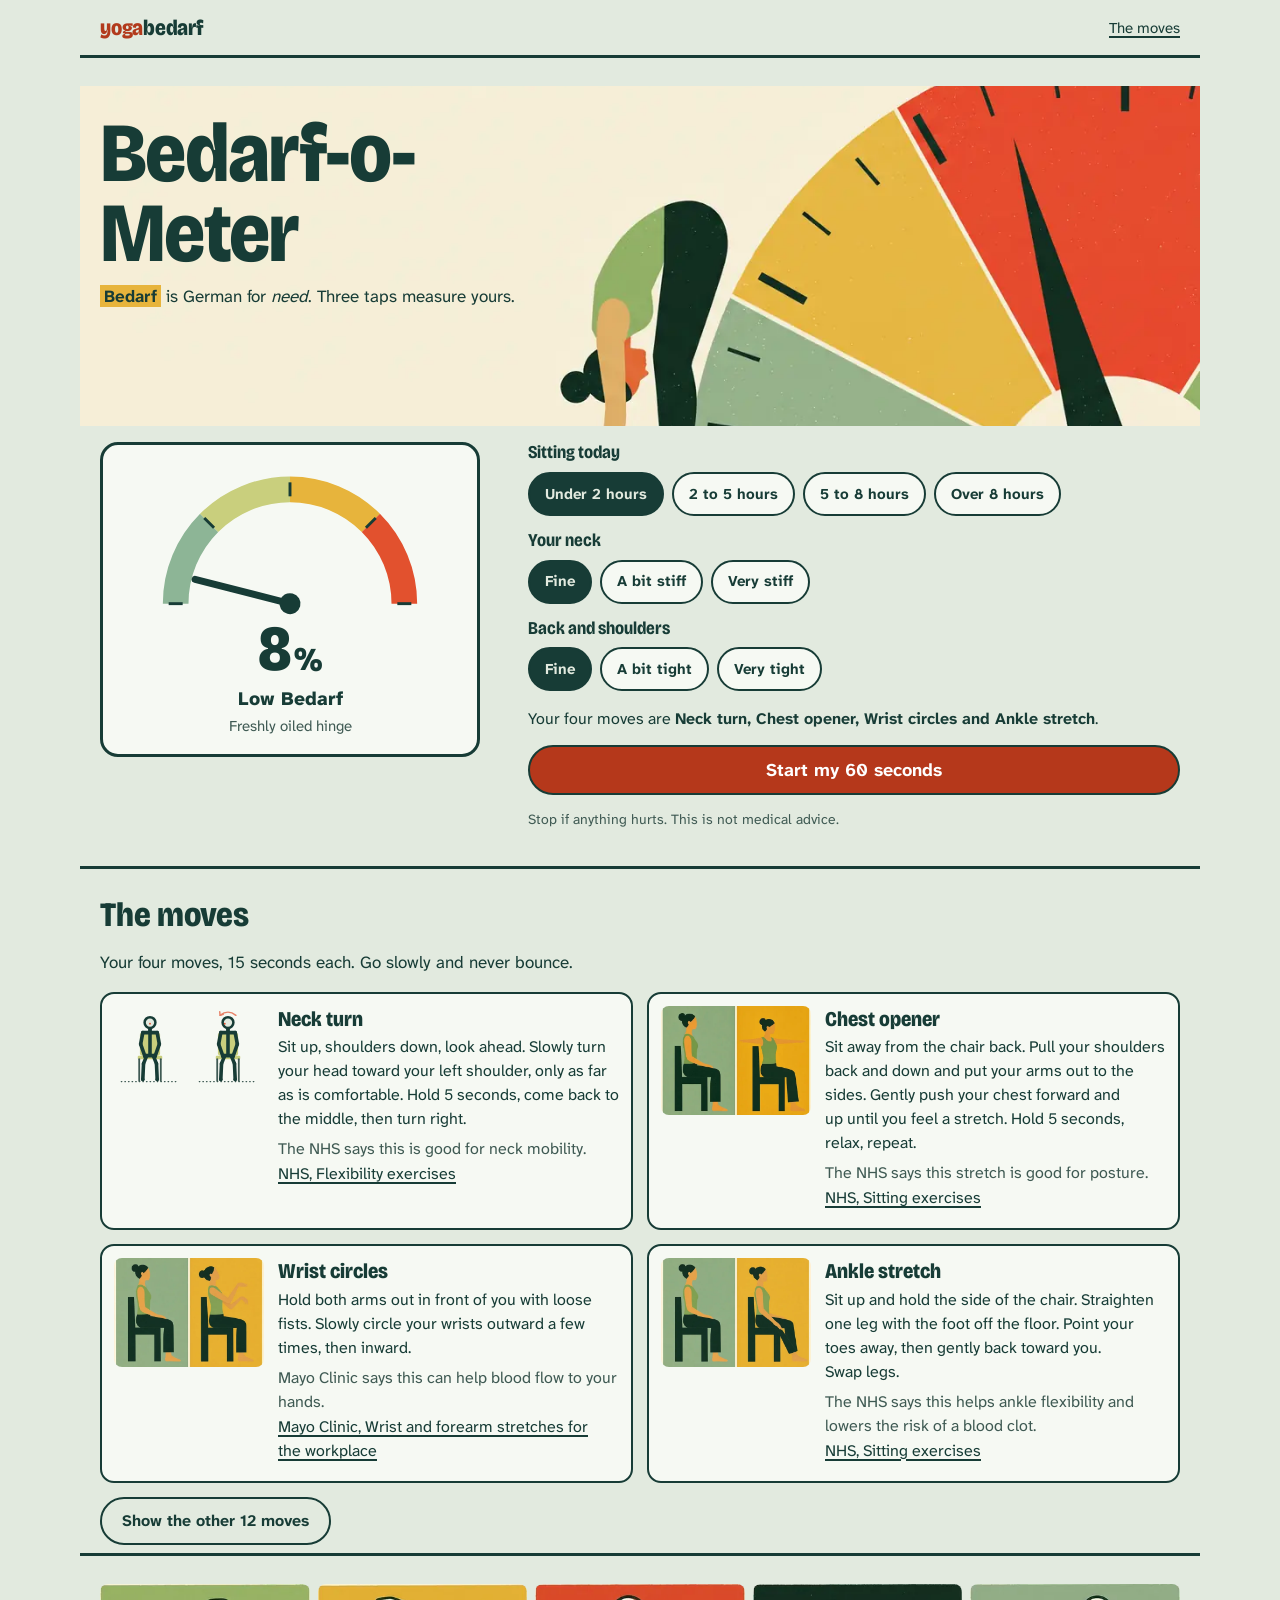
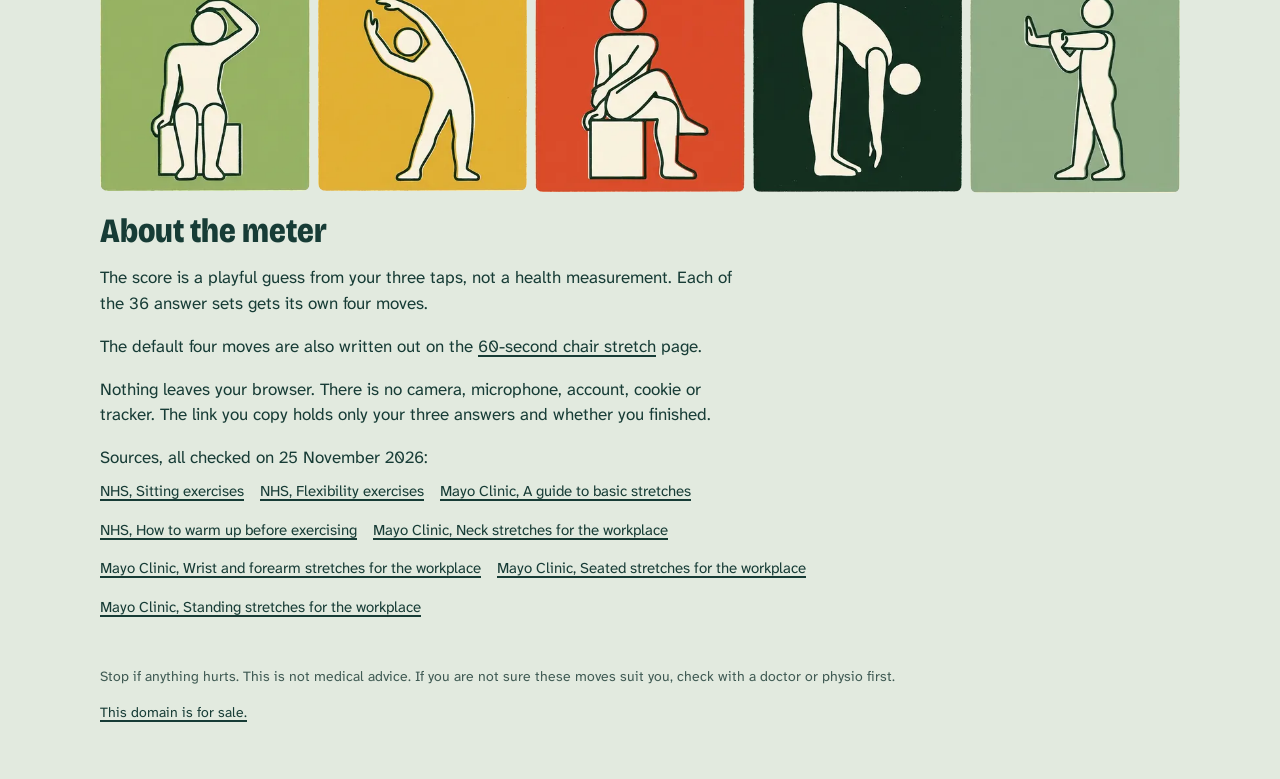
<file: docs/index.html>
<!doctype html>
<html lang="en">
<head>
<meta charset="utf-8">
<meta name="viewport" content="width=device-width, initial-scale=1">
<link rel="canonical" href="https://yogabedarf.com/">
<meta property="og:url" content="https://yogabedarf.com/">
<title>Bedarf-o-Meter: how much stretch do you need?</title>
<meta name="description" content="Three taps measure your Bedarf (German for need), then a gentle 60-second stretch you can do in your chair. Moves from the NHS and Mayo Clinic.">
<meta property="og:title" content="Bedarf-o-Meter">
<meta property="og:description" content="Three taps, one score, one gentle 60-second desk stretch.">
<meta property="og:image" content="https://yogabedarf.com/og.jpg">
<meta property="og:image:width" content="1200">
<meta property="og:image:height" content="630">
<meta property="og:image:alt" content="A big semicircular meter in green, mustard and red with a red needle in the red zone and a stylised person folded forward in front of it.">
<meta property="og:type" content="website">
<link rel="preload" as="image" href="img/hero-phone.webp" imagesrcset="img/hero-phone.webp 876w, img/hero-phone-1314.webp 1314w" imagesizes="100vw" media="(max-width: 899px)">
<link rel="preload" as="image" href="img/hero.webp" imagesrcset="img/hero-800.webp 800w, img/hero.webp 1280w, img/hero-1920.webp 1920w" imagesizes="100vw" media="(min-width: 900px)">
<meta name="theme-color" content="#e2eadf">
<link rel="preload" href="fonts/bricolage.woff2" as="font" type="font/woff2" crossorigin>
<link rel="preload" href="fonts/atkinson.woff2" as="font" type="font/woff2" crossorigin>
<link rel="stylesheet" href="style.css">
<script type="application/ld+json">{"@context":"https://schema.org","@type":"WebApplication","name":"Bedarf-o-Meter","url":"https://yogabedarf.com/","description":"Three taps measure your Bedarf (German for need), then a gentle 60-second stretch you can do in your chair. Moves from the NHS and Mayo Clinic.","applicationCategory":"LifestyleApplication","operatingSystem":"Any","browserRequirements":"Requires JavaScript","isAccessibleForFree":true,"offers":{"@type":"Offer","price":"0","priceCurrency":"USD"}}</script>
<script>document.documentElement.classList.add('js')</script>
<link rel="icon" href="data:image/svg+xml,%3Csvg xmlns='http://www.w3.org/2000/svg' viewBox='0 0 32 32'%3E%3Cpath d='M4 24a12 12 0 0 1 24 0' fill='none' stroke='%23173c36' stroke-width='5'/%3E%3Cline x1='16' y1='24' x2='24' y2='12' stroke='%23e2512e' stroke-width='3'/%3E%3C/svg%3E">
</head>
<body>
<header class="top">
  <a class="brand" href="./"><span>yoga</span>bedarf</a>
  <a class="toplink" href="#moves">The moves</a>
</header>
<main class="app" id="app">
  <div class="intro">
    <picture>
      <source media="(max-width: 899px)" srcset="img/hero-phone.webp 876w, img/hero-phone-1314.webp 1314w" sizes="100vw" width="876" height="730">
      <img class="intro-art" src="img/hero.webp" srcset="img/hero-800.webp 800w, img/hero.webp 1280w, img/hero-1920.webp 1920w" sizes="100vw" width="1280" height="714" alt="A person in a standing forward fold beside a huge meter dial whose needle points into the red zone, in sage, mustard and red on cream." fetchpriority="high" decoding="async">
    </picture>
    <div class="intro-copy">
    <h1>Bedarf-o-Meter</h1>
    <p class="gloss"><b lang="de">Bedarf</b> is German for <i>need</i>. Three taps measure yours.</p>
    <p class="friend" id="friend" hidden></p>
    </div>
  </div>
  <section class="setup" id="setup" aria-label="Your Bedarf">
    <div class="meter" id="meter" style="--v:8">
      <svg class="gauge" viewBox="0 0 240 140" aria-hidden="true"><path class="z1" d="M 22.0 124.0 A 98 98 0 0 1 50.7 54.7"/><path class="z2" d="M 50.7 54.7 A 98 98 0 0 1 120.0 26.0"/><path class="z3" d="M 120.0 26.0 A 98 98 0 0 1 189.3 54.7"/><path class="z4" d="M 189.3 54.7 A 98 98 0 0 1 218.0 124.0"/><g class="ticks"><line x1="16.0" y1="124.0" x2="28.0" y2="124.0"/><line x1="46.5" y1="50.5" x2="54.9" y2="58.9"/><line x1="120.0" y1="20.0" x2="120.0" y2="32.0"/><line x1="193.5" y1="50.5" x2="185.1" y2="58.9"/><line x1="224.0" y1="124.0" x2="212.0" y2="124.0"/></g><g class="needle"><line x1="120" y1="124" x2="120" y2="40"/><circle cx="120" cy="124" r="9"/></g></svg>
      <p class="score"><span id="score">8</span><small>%</small></p>
      <p class="band" id="band">Low Bedarf</p>
      <p class="bandline" id="bandline">Freshly oiled hinge</p>
    </div>
    <form class="qs" id="qs">
      <fieldset class="q" data-q="h"><legend>Sitting today</legend><div class="chips"><label class="chip"><input type="radio" name="h" value="0" checked><span>Under 2 hours</span></label><label class="chip"><input type="radio" name="h" value="1"><span>2 to 5 hours</span></label><label class="chip"><input type="radio" name="h" value="2"><span>5 to 8 hours</span></label><label class="chip"><input type="radio" name="h" value="3"><span>Over 8 hours</span></label></div></fieldset>
      <fieldset class="q" data-q="n"><legend>Your neck</legend><div class="chips"><label class="chip"><input type="radio" name="n" value="0" checked><span>Fine</span></label><label class="chip"><input type="radio" name="n" value="1"><span>A bit stiff</span></label><label class="chip"><input type="radio" name="n" value="2"><span>Very stiff</span></label></div></fieldset>
      <fieldset class="q" data-q="b"><legend>Back and shoulders</legend><div class="chips"><label class="chip"><input type="radio" name="b" value="0" checked><span>Fine</span></label><label class="chip"><input type="radio" name="b" value="1"><span>A bit tight</span></label><label class="chip"><input type="radio" name="b" value="2"><span>Very tight</span></label></div></fieldset>
      <p class="plan">Your four moves are <span id="plan">Neck turn, Chest opener, Wrist circles and Ankle stretch</span>.</p>
      <button class="btn go" id="start" type="submit">Start my 60 seconds</button>
      <p class="safe">Stop if anything hurts. This is not medical advice.</p>
    </form>
  </section>
  <section class="session" id="session" hidden aria-label="Stretch session">
    <div class="stage" id="stage"></div>
    <div class="cueside">
      <p class="count" id="count"></p>
      <h2 class="mname" id="mname" tabindex="-1"></h2>
      <p class="cue" id="cue"></p>
      <p class="why"><span id="why"></span> <a id="msrc" href="#"></a></p>
      <div class="clock"><span class="secs" id="secs">15</span><span class="unit">seconds</span></div>
      <div class="bar" aria-hidden="true"><i id="bar"></i></div>
      <p class="sr-only" id="live" aria-live="polite"></p>
      <div class="ctrls">
        <button class="btn" type="button" id="pause">Pause</button>
        <button class="btn" type="button" id="skip">Next move</button>
        <button class="btn ghost" type="button" id="stop">Stop</button>
        <button class="btn ghost" type="button" id="still" aria-pressed="false">Still pictures</button>
      </div>
      <p class="safe">Stop if anything hurts. This is not medical advice.</p>
    </div>
  </section>
  <section class="done" id="done" hidden aria-label="Done">
    <div class="done-meter" id="done-meter" aria-hidden="true"></div>
    <div class="done-text">
    <h2 tabindex="-1" id="done-h">60 seconds, done.</h2>
    <p class="was">Your Bedarf was <b id="d-score"></b>, which makes you <b id="d-tier"></b>. It is lower now, we hope. The meter cannot check.</p>
    <p class="dplan" id="d-plan"></p>
    <p class="sharepre" id="d-share"></p>
    <div class="ctrls">
      <button class="btn go" type="button" id="save">Save result card</button>
      <button class="btn" type="button" id="copy">Copy link for a coworker</button>
      <button class="btn ghost" type="button" id="again">Measure again</button>
    </div>
    <p class="msg" id="msg" aria-live="polite"></p>
    </div>
  </section>
  <noscript><p class="msg">The meter and timer need JavaScript. All 16 moves are listed below, so you can still do them.</p></noscript>
</main>
<section class="moves" id="moves" aria-labelledby="moves-h">
  <h2 id="moves-h">The moves</h2>
  <p class="mlede">Your four moves, 15 seconds each. Go slowly and never bounce.</p>
  <ol class="mlist" id="picks">
  <li id="m-neck-turn"><div class="pair"><svg class="fig " viewBox="0 0 200 220" aria-hidden="true" xmlns="http://www.w3.org/2000/svg"><g class="chair"><rect x="72" y="74" width="56" height="64" rx="6" fill="#c9cf7d"/><rect x="66" y="138" width="68" height="10" rx="3" fill="#c9cf7d"/><g stroke="#3f5a53" stroke-width="5"><line x1="70" y1="148" x2="70" y2="208"/><line x1="130" y1="148" x2="130" y2="208"/></g></g><line class="floor" x1="20" y1="210" x2="180" y2="210" stroke="#3f5a53" stroke-width="3" stroke-dasharray="2 8"/><g class="body" stroke="#173c36" stroke-width="9" stroke-linecap="round"><line class="" x1="100" y1="66" x2="100" y2="136"/><line class="" x1="80" y1="74" x2="120" y2="74"/><line class="" x1="91" y1="138" x2="109" y2="138"/><line class="" x1="80" y1="74" x2="74" y2="106"/><line class="" x1="74" y1="106" x2="86" y2="140"/><line class="" x1="86" y1="140" x2="86" y2="140"/><line class="" x1="120" y1="74" x2="126" y2="106"/><line class="" x1="126" y1="106" x2="114" y2="140"/><line class="" x1="114" y1="140" x2="114" y2="140"/><line class="" x1="91" y1="138" x2="82" y2="160"/><line class="" x1="82" y1="160" x2="80" y2="204"/><line class="" x1="80" y1="204" x2="80" y2="204"/><line class="" x1="109" y1="138" x2="118" y2="160"/><line class="" x1="118" y1="160" x2="120" y2="204"/><line class="" x1="120" y1="204" x2="120" y2="204"/><line class="neck" x1="100" y1="66" x2="100" y2="46"/></g><circle class="head" cx="100" cy="46" r="15" fill="#f6f9f3" stroke="#173c36" stroke-width="7"/><circle class="nose" cx="100" cy="49" r="2.6" fill="#e2512e"/></svg><svg class="fig " viewBox="0 0 200 220" aria-hidden="true" xmlns="http://www.w3.org/2000/svg"><g class="chair"><rect x="72" y="74" width="56" height="64" rx="6" fill="#c9cf7d"/><rect x="66" y="138" width="68" height="10" rx="3" fill="#c9cf7d"/><g stroke="#3f5a53" stroke-width="5"><line x1="70" y1="148" x2="70" y2="208"/><line x1="130" y1="148" x2="130" y2="208"/></g></g><line class="floor" x1="20" y1="210" x2="180" y2="210" stroke="#3f5a53" stroke-width="3" stroke-dasharray="2 8"/><g class="body" stroke="#173c36" stroke-width="9" stroke-linecap="round"><line class="" x1="100" y1="66" x2="100" y2="136"/><line class="" x1="80" y1="74" x2="120" y2="74"/><line class="" x1="91" y1="138" x2="109" y2="138"/><line class="" x1="80" y1="74" x2="74" y2="106"/><line class="" x1="74" y1="106" x2="86" y2="140"/><line class="" x1="86" y1="140" x2="86" y2="140"/><line class="" x1="120" y1="74" x2="126" y2="106"/><line class="" x1="126" y1="106" x2="114" y2="140"/><line class="" x1="114" y1="140" x2="114" y2="140"/><line class="" x1="91" y1="138" x2="82" y2="160"/><line class="" x1="82" y1="160" x2="80" y2="204"/><line class="" x1="80" y1="204" x2="80" y2="204"/><line class="" x1="109" y1="138" x2="118" y2="160"/><line class="" x1="118" y1="160" x2="120" y2="204"/><line class="" x1="120" y1="204" x2="120" y2="204"/><line class="neck" x1="100" y1="66" x2="100" y2="46"/></g><g class="turn" fill="none" stroke="#e2512e" stroke-width="4" stroke-linecap="round" stroke-linejoin="round" opacity="0.7"><path d="M 122 26 Q 100 8 78 26"/><path d="M 87 23 L 78 26 L 77 16"/></g><circle class="head" cx="100" cy="46" r="15" fill="#f6f9f3" stroke="#173c36" stroke-width="7"/><circle class="nose" cx="91" cy="49" r="2.6" fill="#e2512e"/></svg></div><div><h3>Neck turn</h3><p>Sit up, shoulders down, look ahead. Slowly turn your head toward your left shoulder, only as far as is comfortable. Hold 5 seconds, come back to the middle, then turn right.</p><p class="why">The NHS says this is good for neck mobility. <a href="https://www.nhs.uk/live-well/exercise/flexibility-exercises/">NHS, Flexibility exercises</a></p></div></li>
  <li id="m-chest"><div class="pair art"><img src="img/pose-chest-512.webp" srcset="img/pose-chest-512.webp 512w, img/pose-chest-1024.webp 1024w" sizes="(max-width: 520px) 240px, 150px" width="1024" height="740" alt="A faceless figure sitting upright, then sitting away from the chair back with both arms out to the sides and the chest lifted." loading="lazy" decoding="async"></div><div><h3>Chest opener</h3><p>Sit away from the chair back. Pull your shoulders back and down and put your arms out to the sides. Gently push your chest forward and up until you feel a stretch. Hold 5 seconds, relax, repeat.</p><p class="why">The NHS says this stretch is good for posture. <a href="https://www.nhs.uk/live-well/exercise/sitting-exercises/">NHS, Sitting exercises</a></p></div></li>
  <li id="m-wrist-circles"><div class="pair art"><img src="img/pose-wrist-circles-512.webp" srcset="img/pose-wrist-circles-512.webp 512w, img/pose-wrist-circles-1024.webp 1024w" sizes="(max-width: 520px) 240px, 150px" width="1024" height="740" alt="Seated figure in profile, then the same figure with both forearms held out in front and the wrists loose." loading="lazy" decoding="async"></div><div><h3>Wrist circles</h3><p>Hold both arms out in front of you with loose fists. Slowly circle your wrists outward a few times, then inward.</p><p class="why">Mayo Clinic says this can help blood flow to your hands. <a href="https://www.mayoclinic.org/healthy-lifestyle/adult-health/multimedia/forearm-stretches/vid-20084698">Mayo Clinic, Wrist and forearm stretches for the workplace</a></p></div></li>
  <li id="m-ankle"><div class="pair art"><img src="img/pose-ankle-512.webp" srcset="img/pose-ankle-512.webp 512w, img/pose-ankle-1024.webp 1024w" sizes="(max-width: 520px) 240px, 150px" width="1024" height="740" alt="Seated figure in profile, then the same figure with one leg straightened out in front." loading="lazy" decoding="async"></div><div><h3>Ankle stretch</h3><p>Sit up and hold the side of the chair. Straighten one leg with the foot off the floor. Point your toes away, then gently back toward you. Swap legs.</p><p class="why">The NHS says this helps ankle flexibility and lowers the risk of a blood clot. <a href="https://www.nhs.uk/live-well/exercise/sitting-exercises/">NHS, Sitting exercises</a></p></div></li>
  </ol>
  <p class="more-wrap"><button type="button" class="btn more" id="more-moves" aria-expanded="false" aria-controls="rest" data-n="12">Show the other 12 moves</button></p>
  <ol class="mlist" id="rest">
  <li id="m-chin-down"><div class="pair art"><img src="img/pose-chin-down-512.webp" srcset="img/pose-chin-down-512.webp 512w, img/pose-chin-down-1024.webp 1024w" sizes="(max-width: 520px) 240px, 150px" width="1024" height="740" alt="A faceless figure sitting tall, then lowering the chin toward the chest." loading="lazy" decoding="async"></div><div><h3>Chin to chest</h3><p>Sit tall with your shoulders level. Slowly lower your chin toward your chest until you feel a gentle stretch at the back of your neck. Hold a few slow breaths, then lift your head slowly.</p><p class="why">Mayo Clinic suggests it for a neck stiff from desk work. <a href="https://www.mayoclinic.org/healthy-lifestyle/adult-health/multimedia/neck-stretches/vid-20084697">Mayo Clinic, Neck stretches for the workplace</a></p></div></li>
  <li id="m-neck-tilt"><div class="pair"><svg class="fig " viewBox="0 0 200 220" aria-hidden="true" xmlns="http://www.w3.org/2000/svg"><g class="chair"><rect x="72" y="74" width="56" height="64" rx="6" fill="#c9cf7d"/><rect x="66" y="138" width="68" height="10" rx="3" fill="#c9cf7d"/><g stroke="#3f5a53" stroke-width="5"><line x1="70" y1="148" x2="70" y2="208"/><line x1="130" y1="148" x2="130" y2="208"/></g></g><line class="floor" x1="20" y1="210" x2="180" y2="210" stroke="#3f5a53" stroke-width="3" stroke-dasharray="2 8"/><g class="body" stroke="#173c36" stroke-width="9" stroke-linecap="round"><line class="" x1="100" y1="66" x2="100" y2="136"/><line class="" x1="80" y1="74" x2="120" y2="74"/><line class="" x1="91" y1="138" x2="109" y2="138"/><line class="" x1="80" y1="74" x2="88" y2="96"/><line class="" x1="88" y1="96" x2="118" y2="76"/><line class="" x1="118" y1="76" x2="118" y2="76"/><line class="" x1="120" y1="74" x2="126" y2="106"/><line class="" x1="126" y1="106" x2="114" y2="140"/><line class="" x1="114" y1="140" x2="114" y2="140"/><line class="" x1="91" y1="138" x2="82" y2="160"/><line class="" x1="82" y1="160" x2="80" y2="204"/><line class="" x1="80" y1="204" x2="80" y2="204"/><line class="" x1="109" y1="138" x2="118" y2="160"/><line class="" x1="118" y1="160" x2="120" y2="204"/><line class="" x1="120" y1="204" x2="120" y2="204"/><line class="neck" x1="100" y1="66" x2="100" y2="46"/></g><circle class="head" cx="100" cy="46" r="15" fill="#f6f9f3" stroke="#173c36" stroke-width="7"/><circle class="nose" cx="100" cy="49" r="2.6" fill="#e2512e"/></svg><svg class="fig " viewBox="0 0 200 220" aria-hidden="true" xmlns="http://www.w3.org/2000/svg"><g class="chair"><rect x="72" y="74" width="56" height="64" rx="6" fill="#c9cf7d"/><rect x="66" y="138" width="68" height="10" rx="3" fill="#c9cf7d"/><g stroke="#3f5a53" stroke-width="5"><line x1="70" y1="148" x2="70" y2="208"/><line x1="130" y1="148" x2="130" y2="208"/></g></g><line class="floor" x1="20" y1="210" x2="180" y2="210" stroke="#3f5a53" stroke-width="3" stroke-dasharray="2 8"/><g class="body" stroke="#173c36" stroke-width="9" stroke-linecap="round"><line class="" x1="100" y1="66" x2="100" y2="136"/><line class="" x1="80" y1="74" x2="120" y2="74"/><line class="" x1="91" y1="138" x2="109" y2="138"/><line class="" x1="80" y1="74" x2="88" y2="96"/><line class="" x1="88" y1="96" x2="118" y2="76"/><line class="" x1="118" y1="76" x2="118" y2="76"/><line class="" x1="120" y1="74" x2="126" y2="106"/><line class="" x1="126" y1="106" x2="114" y2="140"/><line class="" x1="114" y1="140" x2="114" y2="140"/><line class="" x1="91" y1="138" x2="82" y2="160"/><line class="" x1="82" y1="160" x2="80" y2="204"/><line class="" x1="80" y1="204" x2="80" y2="204"/><line class="" x1="109" y1="138" x2="118" y2="160"/><line class="" x1="118" y1="160" x2="120" y2="204"/><line class="" x1="120" y1="204" x2="120" y2="204"/><line class="neck" x1="100" y1="66" x2="89" y2="49"/></g><circle class="head" cx="89" cy="49" r="15" fill="#f6f9f3" stroke="#173c36" stroke-width="7"/><circle class="nose" cx="89" cy="52" r="2.6" fill="#e2512e"/></svg></div><div><h3>Neck tilt</h3><p>Sit up and look ahead. Hold your left shoulder down with your right hand. Slowly tilt your head to the right. Hold 5 seconds, then swap sides.</p><p class="why">The NHS says this loosens tight neck muscles. <a href="https://www.nhs.uk/live-well/exercise/flexibility-exercises/">NHS, Flexibility exercises</a></p></div></li>
  <li id="m-shoulder-rolls"><div class="pair art"><img src="img/pose-shoulder-rolls-512.webp" srcset="img/pose-shoulder-rolls-512.webp 512w, img/pose-shoulder-rolls-1024.webp 1024w" sizes="(max-width: 520px) 240px, 150px" width="1024" height="740" alt="A faceless figure sitting with arms hanging, then lifting the shoulders toward the ears." loading="lazy" decoding="async"></div><div><h3>Shoulder rolls</h3><p>Let your arms hang loose by your sides. Slowly roll your shoulders forwards 5 times, then backwards 5 times.</p><p class="why">The NHS uses shoulder rolls in its basic warm-up. <a href="https://www.nhs.uk/live-well/exercise/how-to-warm-up-before-exercising/">NHS, How to warm up before exercising</a></p></div></li>
  <li id="m-shoulder"><div class="pair art"><img src="img/pose-shoulder-512.webp" srcset="img/pose-shoulder-512.webp 512w, img/pose-shoulder-1024.webp 1024w" sizes="(max-width: 520px) 240px, 150px" width="1024" height="740" alt="A faceless figure sitting upright, then holding one arm across the body at the elbow." loading="lazy" decoding="async"></div><div><h3>Arm across</h3><p>Bring your left arm across your body and hold it with your right arm, above or below the elbow. Hold a few slow breaths, then switch arms.</p><p class="why">Mayo Clinic uses this to keep shoulders flexible. <a href="https://www.mayoclinic.org/healthy-lifestyle/adult-health/multimedia/stretching/sls-20076525">Mayo Clinic, A guide to basic stretches</a></p></div></li>
  <li id="m-twist"><div class="pair art"><img src="img/pose-twist-512.webp" srcset="img/pose-twist-512.webp 512w, img/pose-twist-1024.webp 1024w" sizes="(max-width: 520px) 240px, 150px" width="1024" height="740" alt="A faceless figure sitting upright, then crossing the arms and turning the upper body." loading="lazy" decoding="async"></div><div><h3>Seated twist</h3><p>Sit up with feet flat. Cross your arms and reach for your shoulders. Keep your hips still and turn your upper body left, as far as is comfortable. Hold 5 seconds, then turn right.</p><p class="why">The NHS says this keeps the upper back flexible. <a href="https://www.nhs.uk/live-well/exercise/sitting-exercises/">NHS, Sitting exercises</a></p></div></li>
  <li id="m-wrist-down"><div class="pair art"><img src="img/pose-wrist-down-512.webp" srcset="img/pose-wrist-down-512.webp 512w, img/pose-wrist-down-1024.webp 1024w" sizes="(max-width: 520px) 240px, 150px" width="1024" height="740" alt="A faceless figure sitting upright, then holding one arm out and pulling the hand downward." loading="lazy" decoding="async"></div><div><h3>Wrist stretch</h3><p>Hold one arm out in front of you, palm down. Bend the hand down and gently pull it toward you with your other hand. Hold a few slow breaths, then swap hands.</p><p class="why">Mayo Clinic says this helps forearms that ache from typing. <a href="https://www.mayoclinic.org/healthy-lifestyle/adult-health/multimedia/forearm-stretches/vid-20084698">Mayo Clinic, Wrist and forearm stretches for the workplace</a></p></div></li>
  <li id="m-march"><div class="pair art"><img src="img/pose-march-512.webp" srcset="img/pose-march-512.webp 512w, img/pose-march-1024.webp 1024w" sizes="(max-width: 520px) 240px, 150px" width="1024" height="740" alt="A faceless figure sitting upright, then lifting one knee as in a seated march." loading="lazy" decoding="async"></div><div><h3>Seated march</h3><p>Sit up without leaning back and hold the sides of the chair. Lift your left knee as far as is comfortable, then put the foot down with control. Swap legs and keep going.</p><p class="why">The NHS says this works the hips and thighs. <a href="https://www.nhs.uk/live-well/exercise/sitting-exercises/">NHS, Sitting exercises</a></p></div></li>
  <li id="m-knee-hug"><div class="pair art"><img src="img/pose-knee-hug-512.webp" srcset="img/pose-knee-hug-512.webp 512w, img/pose-knee-hug-1024.webp 1024w" sizes="(max-width: 520px) 240px, 150px" width="1024" height="740" alt="A faceless figure sitting tall, then hugging one knee toward the chest." loading="lazy" decoding="async"></div><div><h3>Knee to chest</h3><p>Sit tall. Bring one knee toward your chest, hold the back of your thigh and gently pull it in. Keep your back straight. Hold a few slow breaths, then swap legs.</p><p class="why">Mayo Clinic says you feel this in the lower back and the top of the buttock. <a href="https://www.mayoclinic.org/healthy-lifestyle/adult-health/multimedia/lower-back-stretches/vid-20084700">Mayo Clinic, Seated stretches for the workplace</a></p></div></li>
  <li id="m-hamstring"><div class="pair"><svg class="fig " viewBox="0 0 200 220" aria-hidden="true" xmlns="http://www.w3.org/2000/svg"><g class="chair"><rect x="70" y="70" width="10" height="72" rx="4" fill="#c9cf7d"/><rect x="70" y="138" width="62" height="10" rx="3" fill="#c9cf7d"/><g stroke="#3f5a53" stroke-width="5"><line x1="76" y1="148" x2="76" y2="208"/><line x1="126" y1="148" x2="126" y2="208"/></g></g><line class="floor" x1="20" y1="210" x2="180" y2="210" stroke="#3f5a53" stroke-width="3" stroke-dasharray="2 8"/><g class="body" stroke="#173c36" stroke-width="9" stroke-linecap="round"><line class="" x1="104" y1="64" x2="104" y2="136"/><line class="" x1="104" y1="72" x2="104" y2="72"/><line class="" x1="104" y1="136" x2="104" y2="136"/><line class="" x1="104" y1="72" x2="112" y2="104"/><line class="" x1="112" y1="104" x2="132" y2="132"/><line class="" x1="132" y1="132" x2="132" y2="132"/><line class="" x1="104" y1="72" x2="112" y2="104"/><line class="" x1="112" y1="104" x2="132" y2="132"/><line class="" x1="132" y1="132" x2="132" y2="132"/><line class="" x1="104" y1="136" x2="140" y2="138"/><line class="" x1="140" y1="138" x2="142" y2="204"/><line class="" x1="142" y1="204" x2="156" y2="204"/><line class="" x1="104" y1="136" x2="146" y2="168"/><line class="" x1="146" y1="168" x2="180" y2="200"/><line class="" x1="180" y1="200" x2="184" y2="188"/><line class="neck" x1="104" y1="64" x2="104" y2="44"/></g><circle class="head" cx="104" cy="44" r="15" fill="#f6f9f3" stroke="#173c36" stroke-width="7"/><circle class="nose" cx="113" cy="47" r="2.6" fill="#e2512e"/></svg><svg class="fig " viewBox="0 0 200 220" aria-hidden="true" xmlns="http://www.w3.org/2000/svg"><g class="chair"><rect x="70" y="70" width="10" height="72" rx="4" fill="#c9cf7d"/><rect x="70" y="138" width="62" height="10" rx="3" fill="#c9cf7d"/><g stroke="#3f5a53" stroke-width="5"><line x1="76" y1="148" x2="76" y2="208"/><line x1="126" y1="148" x2="126" y2="208"/></g></g><line class="floor" x1="20" y1="210" x2="180" y2="210" stroke="#3f5a53" stroke-width="3" stroke-dasharray="2 8"/><g class="body" stroke="#173c36" stroke-width="9" stroke-linecap="round"><line class="" x1="122" y1="70" x2="104" y2="136"/><line class="" x1="120" y1="76" x2="120" y2="76"/><line class="" x1="104" y1="136" x2="104" y2="136"/><line class="" x1="120" y1="76" x2="128" y2="116"/><line class="" x1="128" y1="116" x2="150" y2="150"/><line class="" x1="150" y1="150" x2="150" y2="150"/><line class="" x1="120" y1="76" x2="128" y2="116"/><line class="" x1="128" y1="116" x2="150" y2="150"/><line class="" x1="150" y1="150" x2="150" y2="150"/><line class="" x1="104" y1="136" x2="140" y2="138"/><line class="" x1="140" y1="138" x2="142" y2="204"/><line class="" x1="142" y1="204" x2="156" y2="204"/><line class="" x1="104" y1="136" x2="146" y2="168"/><line class="" x1="146" y1="168" x2="180" y2="200"/><line class="" x1="180" y1="200" x2="184" y2="188"/><line class="neck" x1="122" y1="70" x2="134" y2="54"/></g><circle class="head" cx="134" cy="54" r="15" fill="#f6f9f3" stroke="#173c36" stroke-width="7"/><circle class="nose" cx="143" cy="57" r="2.6" fill="#e2512e"/></svg></div><div><h3>Seated hamstring stretch</h3><p>Sit on the front edge of a chair without wheels. Straighten one leg with the heel on the floor. Keep your back straight and gently lean forward from the hips. Swap legs.</p><p class="why">Mayo Clinic uses this for the back of the thigh after long sitting. <a href="https://www.mayoclinic.org/healthy-lifestyle/adult-health/multimedia/lower-back-stretches/vid-20084700">Mayo Clinic, Seated stretches for the workplace</a></p></div></li>
  <li id="m-side-bend"><div class="pair"><svg class="fig " viewBox="0 0 200 220" aria-hidden="true" xmlns="http://www.w3.org/2000/svg"><line class="floor" x1="20" y1="210" x2="180" y2="210" stroke="#3f5a53" stroke-width="3" stroke-dasharray="2 8"/><g class="body" stroke="#173c36" stroke-width="9" stroke-linecap="round"><line class="" x1="100" y1="50" x2="100" y2="120"/><line class="" x1="80" y1="58" x2="120" y2="58"/><line class="" x1="92" y1="122" x2="108" y2="122"/><line class="" x1="80" y1="58" x2="74" y2="90"/><line class="" x1="74" y1="90" x2="72" y2="120"/><line class="" x1="72" y1="120" x2="72" y2="120"/><line class="" x1="120" y1="58" x2="126" y2="90"/><line class="" x1="126" y1="90" x2="128" y2="120"/><line class="" x1="128" y1="120" x2="128" y2="120"/><line class="" x1="92" y1="122" x2="90" y2="164"/><line class="" x1="90" y1="164" x2="88" y2="206"/><line class="" x1="88" y1="206" x2="88" y2="206"/><line class="" x1="108" y1="122" x2="110" y2="164"/><line class="" x1="110" y1="164" x2="112" y2="206"/><line class="" x1="112" y1="206" x2="112" y2="206"/><line class="neck" x1="100" y1="50" x2="100" y2="30"/></g><circle class="head" cx="100" cy="30" r="15" fill="#f6f9f3" stroke="#173c36" stroke-width="7"/><circle class="nose" cx="100" cy="33" r="2.6" fill="#e2512e"/></svg><svg class="fig " viewBox="0 0 200 220" aria-hidden="true" xmlns="http://www.w3.org/2000/svg"><line class="floor" x1="20" y1="210" x2="180" y2="210" stroke="#3f5a53" stroke-width="3" stroke-dasharray="2 8"/><g class="body" stroke="#173c36" stroke-width="9" stroke-linecap="round"><line class="" x1="94" y1="52" x2="100" y2="120"/><line class="" x1="76" y1="62" x2="114" y2="54"/><line class="" x1="92" y1="122" x2="108" y2="122"/><line class="" x1="76" y1="62" x2="68" y2="94"/><line class="" x1="68" y1="94" x2="64" y2="128"/><line class="" x1="64" y1="128" x2="64" y2="128"/><line class="" x1="114" y1="54" x2="118" y2="86"/><line class="" x1="118" y1="86" x2="122" y2="116"/><line class="" x1="122" y1="116" x2="122" y2="116"/><line class="" x1="92" y1="122" x2="90" y2="164"/><line class="" x1="90" y1="164" x2="88" y2="206"/><line class="" x1="88" y1="206" x2="88" y2="206"/><line class="" x1="108" y1="122" x2="110" y2="164"/><line class="" x1="110" y1="164" x2="112" y2="206"/><line class="" x1="112" y1="206" x2="112" y2="206"/><line class="neck" x1="94" y1="52" x2="86" y2="34"/></g><circle class="head" cx="86" cy="34" r="15" fill="#f6f9f3" stroke="#173c36" stroke-width="7"/><circle class="nose" cx="86" cy="37" r="2.6" fill="#e2512e"/></svg></div><div><h3>Side bend, standing</h3><p>Stand up, feet hip-width apart, arms by your sides. Slide your left hand down your side as far as is comfortable. Hold 2 seconds, come up, then the right side.</p><p class="why">The NHS says this helps lower back flexibility. <a href="https://www.nhs.uk/live-well/exercise/flexibility-exercises/">NHS, Flexibility exercises</a></p></div></li>
  <li id="m-calf"><div class="pair art"><img src="img/pose-calf-512.webp" srcset="img/pose-calf-512.webp 512w, img/pose-calf-1024.webp 1024w" sizes="(max-width: 520px) 240px, 150px" width="1024" height="740" alt="A faceless figure standing with hands on a chair, then stepping one straight leg back, heel down." loading="lazy" decoding="async"></div><div><h3>Calf stretch</h3><p>Stand and put your hands on a wall or desk. Step one leg back and keep it straight with the heel down. Gently bend the front knee. Swap legs.</p><p class="why">The NHS says this loosens tight calf muscles. <a href="https://www.nhs.uk/live-well/exercise/flexibility-exercises/">NHS, Flexibility exercises</a></p></div></li>
  <li id="m-quad"><div class="pair art"><img src="img/pose-quad-512.webp" srcset="img/pose-quad-512.webp 512w, img/pose-quad-1024.webp 1024w" sizes="(max-width: 520px) 240px, 150px" width="1024" height="740" alt="A faceless figure standing and holding a chair, then drawing one ankle up toward the body." loading="lazy" decoding="async"></div><div><h3>Standing thigh stretch</h3><p>Stand and hold a desk or chair. Gently bring one ankle up toward your bottom, knees side by side, back straight. Hold your trouser leg if the ankle is hard to reach. Swap legs.</p><p class="why">Mayo Clinic uses this to ease the front of the thigh. <a href="https://www.mayoclinic.org/healthy-lifestyle/adult-health/multimedia/standing-stretches/vid-20084701">Mayo Clinic, Standing stretches for the workplace</a></p></div></li>
  </ol>
</section>
<section class="about" id="about" aria-labelledby="about-h">
  <ul class="stretch-row">
    <li><img src="img/stretch-1.webp" width="320" height="316" alt="Outlined figure tilting the neck to one side." loading="lazy" decoding="async"></li>
    <li><img src="img/stretch-2.webp" width="320" height="317" alt="Outlined figure bending to the side." loading="lazy" decoding="async"></li>
    <li><img src="img/stretch-4.webp" width="320" height="318" alt="Outlined figure in a seated twist." loading="lazy" decoding="async"></li>
    <li><img src="img/stretch-5.webp" width="320" height="319" alt="Outlined figure in a forward fold." loading="lazy" decoding="async"></li>
    <li><img src="img/stretch-6.webp" width="320" height="319" alt="Outlined figure stretching an arm across the chest." loading="lazy" decoding="async"></li>
  </ul>
  <h2 id="about-h">About the meter</h2>
  <p>The score is a playful guess from your three taps, not a health measurement. Each of the 36 answer sets gets its own four moves.</p>
  <p>The default four moves are also written out on the <a href="chair-stretch-60-seconds/">60-second chair stretch</a> page.</p>
  <p>Nothing leaves your browser. There is no camera, microphone, account, cookie or tracker. The link you copy holds only your three answers and whether you finished.</p>
  <p class="srchead">Sources, all checked on 25 November 2026:</p>
  <ul class="srcs"><li><a href="https://www.nhs.uk/live-well/exercise/sitting-exercises/">NHS, Sitting exercises</a></li><li><a href="https://www.nhs.uk/live-well/exercise/flexibility-exercises/">NHS, Flexibility exercises</a></li><li><a href="https://www.mayoclinic.org/healthy-lifestyle/adult-health/multimedia/stretching/sls-20076525">Mayo Clinic, A guide to basic stretches</a></li><li><a href="https://www.nhs.uk/live-well/exercise/how-to-warm-up-before-exercising/">NHS, How to warm up before exercising</a></li><li><a href="https://www.mayoclinic.org/healthy-lifestyle/adult-health/multimedia/neck-stretches/vid-20084697">Mayo Clinic, Neck stretches for the workplace</a></li><li><a href="https://www.mayoclinic.org/healthy-lifestyle/adult-health/multimedia/forearm-stretches/vid-20084698">Mayo Clinic, Wrist and forearm stretches for the workplace</a></li><li><a href="https://www.mayoclinic.org/healthy-lifestyle/adult-health/multimedia/lower-back-stretches/vid-20084700">Mayo Clinic, Seated stretches for the workplace</a></li><li><a href="https://www.mayoclinic.org/healthy-lifestyle/adult-health/multimedia/standing-stretches/vid-20084701">Mayo Clinic, Standing stretches for the workplace</a></li></ul>
</section>
<footer class="foot">
  <p>Stop if anything hurts. This is not medical advice. If you are not sure these moves suit you, check with a doctor or physio first.</p>
  <p><a href="https://www.afternic.com/domain/yogabedarf.com">This domain is for sale.</a></p>
</footer>
<script type="application/json" id="moves-data">{"moves":[{"id":"chin-down","name":"Chin to chest","source":"mayo-neck","why":"Mayo Clinic suggests it for a neck stiff from desk work.","cue":"Sit tall with your shoulders level. Slowly lower your chin toward your chest until you feel a gentle stretch at the back of your neck. Hold a few slow breaths, then lift your head slowly."},{"id":"neck-turn","name":"Neck turn","source":"nhs-flex","why":"The NHS says this is good for neck mobility.","cue":"Sit up, shoulders down, look ahead. Slowly turn your head toward your left shoulder, only as far as is comfortable. Hold 5 seconds, come back to the middle, then turn right."},{"id":"neck-tilt","name":"Neck tilt","source":"nhs-flex","why":"The NHS says this loosens tight neck muscles.","cue":"Sit up and look ahead. Hold your left shoulder down with your right hand. Slowly tilt your head to the right. Hold 5 seconds, then swap sides."},{"id":"shoulder-rolls","name":"Shoulder rolls","source":"nhs-warmup","why":"The NHS uses shoulder rolls in its basic warm-up.","cue":"Let your arms hang loose by your sides. Slowly roll your shoulders forwards 5 times, then backwards 5 times."},{"id":"chest","name":"Chest opener","source":"nhs-sitting","why":"The NHS says this stretch is good for posture.","cue":"Sit away from the chair back. Pull your shoulders back and down and put your arms out to the sides. Gently push your chest forward and up until you feel a stretch. Hold 5 seconds, relax, repeat."},{"id":"shoulder","name":"Arm across","source":"mayo","why":"Mayo Clinic uses this to keep shoulders flexible.","cue":"Bring your left arm across your body and hold it with your right arm, above or below the elbow. Hold a few slow breaths, then switch arms."},{"id":"twist","name":"Seated twist","source":"nhs-sitting","why":"The NHS says this keeps the upper back flexible.","cue":"Sit up with feet flat. Cross your arms and reach for your shoulders. Keep your hips still and turn your upper body left, as far as is comfortable. Hold 5 seconds, then turn right."},{"id":"wrist-down","name":"Wrist stretch","source":"mayo-forearm","why":"Mayo Clinic says this helps forearms that ache from typing.","cue":"Hold one arm out in front of you, palm down. Bend the hand down and gently pull it toward you with your other hand. Hold a few slow breaths, then swap hands."},{"id":"wrist-circles","name":"Wrist circles","source":"mayo-forearm","why":"Mayo Clinic says this can help blood flow to your hands.","cue":"Hold both arms out in front of you with loose fists. Slowly circle your wrists outward a few times, then inward."},{"id":"ankle","name":"Ankle stretch","source":"nhs-sitting","why":"The NHS says this helps ankle flexibility and lowers the risk of a blood clot.","cue":"Sit up and hold the side of the chair. Straighten one leg with the foot off the floor. Point your toes away, then gently back toward you. Swap legs."},{"id":"march","name":"Seated march","source":"nhs-sitting","why":"The NHS says this works the hips and thighs.","cue":"Sit up without leaning back and hold the sides of the chair. Lift your left knee as far as is comfortable, then put the foot down with control. Swap legs and keep going."},{"id":"knee-hug","name":"Knee to chest","source":"mayo-seated","why":"Mayo Clinic says you feel this in the lower back and the top of the buttock.","cue":"Sit tall. Bring one knee toward your chest, hold the back of your thigh and gently pull it in. Keep your back straight. Hold a few slow breaths, then swap legs."},{"id":"hamstring","name":"Seated hamstring stretch","source":"mayo-seated","why":"Mayo Clinic uses this for the back of the thigh after long sitting.","cue":"Sit on the front edge of a chair without wheels. Straighten one leg with the heel on the floor. Keep your back straight and gently lean forward from the hips. Swap legs."},{"id":"side-bend","name":"Side bend, standing","source":"nhs-flex","why":"The NHS says this helps lower back flexibility.","cue":"Stand up, feet hip-width apart, arms by your sides. Slide your left hand down your side as far as is comfortable. Hold 2 seconds, come up, then the right side."},{"id":"calf","name":"Calf stretch","source":"nhs-flex","why":"The NHS says this loosens tight calf muscles.","cue":"Stand and put your hands on a wall or desk. Step one leg back and keep it straight with the heel down. Gently bend the front knee. Swap legs."},{"id":"quad","name":"Standing thigh stretch","source":"mayo-standing","why":"Mayo Clinic uses this to ease the front of the thigh.","cue":"Stand and hold a desk or chair. Gently bring one ankle up toward your bottom, knees side by side, back straight. Hold your trouser leg if the ankle is hard to reach. Swap legs."}],"sources":{"nhs-sitting":{"name":"NHS, Sitting exercises","url":"https://www.nhs.uk/live-well/exercise/sitting-exercises/","checked":"2026-11-25"},"nhs-flex":{"name":"NHS, Flexibility exercises","url":"https://www.nhs.uk/live-well/exercise/flexibility-exercises/","checked":"2026-11-25"},"mayo":{"name":"Mayo Clinic, A guide to basic stretches","url":"https://www.mayoclinic.org/healthy-lifestyle/adult-health/multimedia/stretching/sls-20076525","checked":"2026-11-25"},"nhs-warmup":{"name":"NHS, How to warm up before exercising","url":"https://www.nhs.uk/live-well/exercise/how-to-warm-up-before-exercising/","checked":"2026-11-25"},"mayo-neck":{"name":"Mayo Clinic, Neck stretches for the workplace","url":"https://www.mayoclinic.org/healthy-lifestyle/adult-health/multimedia/neck-stretches/vid-20084697","checked":"2026-11-25"},"mayo-forearm":{"name":"Mayo Clinic, Wrist and forearm stretches for the workplace","url":"https://www.mayoclinic.org/healthy-lifestyle/adult-health/multimedia/forearm-stretches/vid-20084698","checked":"2026-11-25"},"mayo-seated":{"name":"Mayo Clinic, Seated stretches for the workplace","url":"https://www.mayoclinic.org/healthy-lifestyle/adult-health/multimedia/lower-back-stretches/vid-20084700","checked":"2026-11-25"},"mayo-standing":{"name":"Mayo Clinic, Standing stretches for the workplace","url":"https://www.mayoclinic.org/healthy-lifestyle/adult-health/multimedia/standing-stretches/vid-20084701","checked":"2026-11-25"}}}</script>
<script type="module" src="app.js"></script>
</body>
</html>
</file>
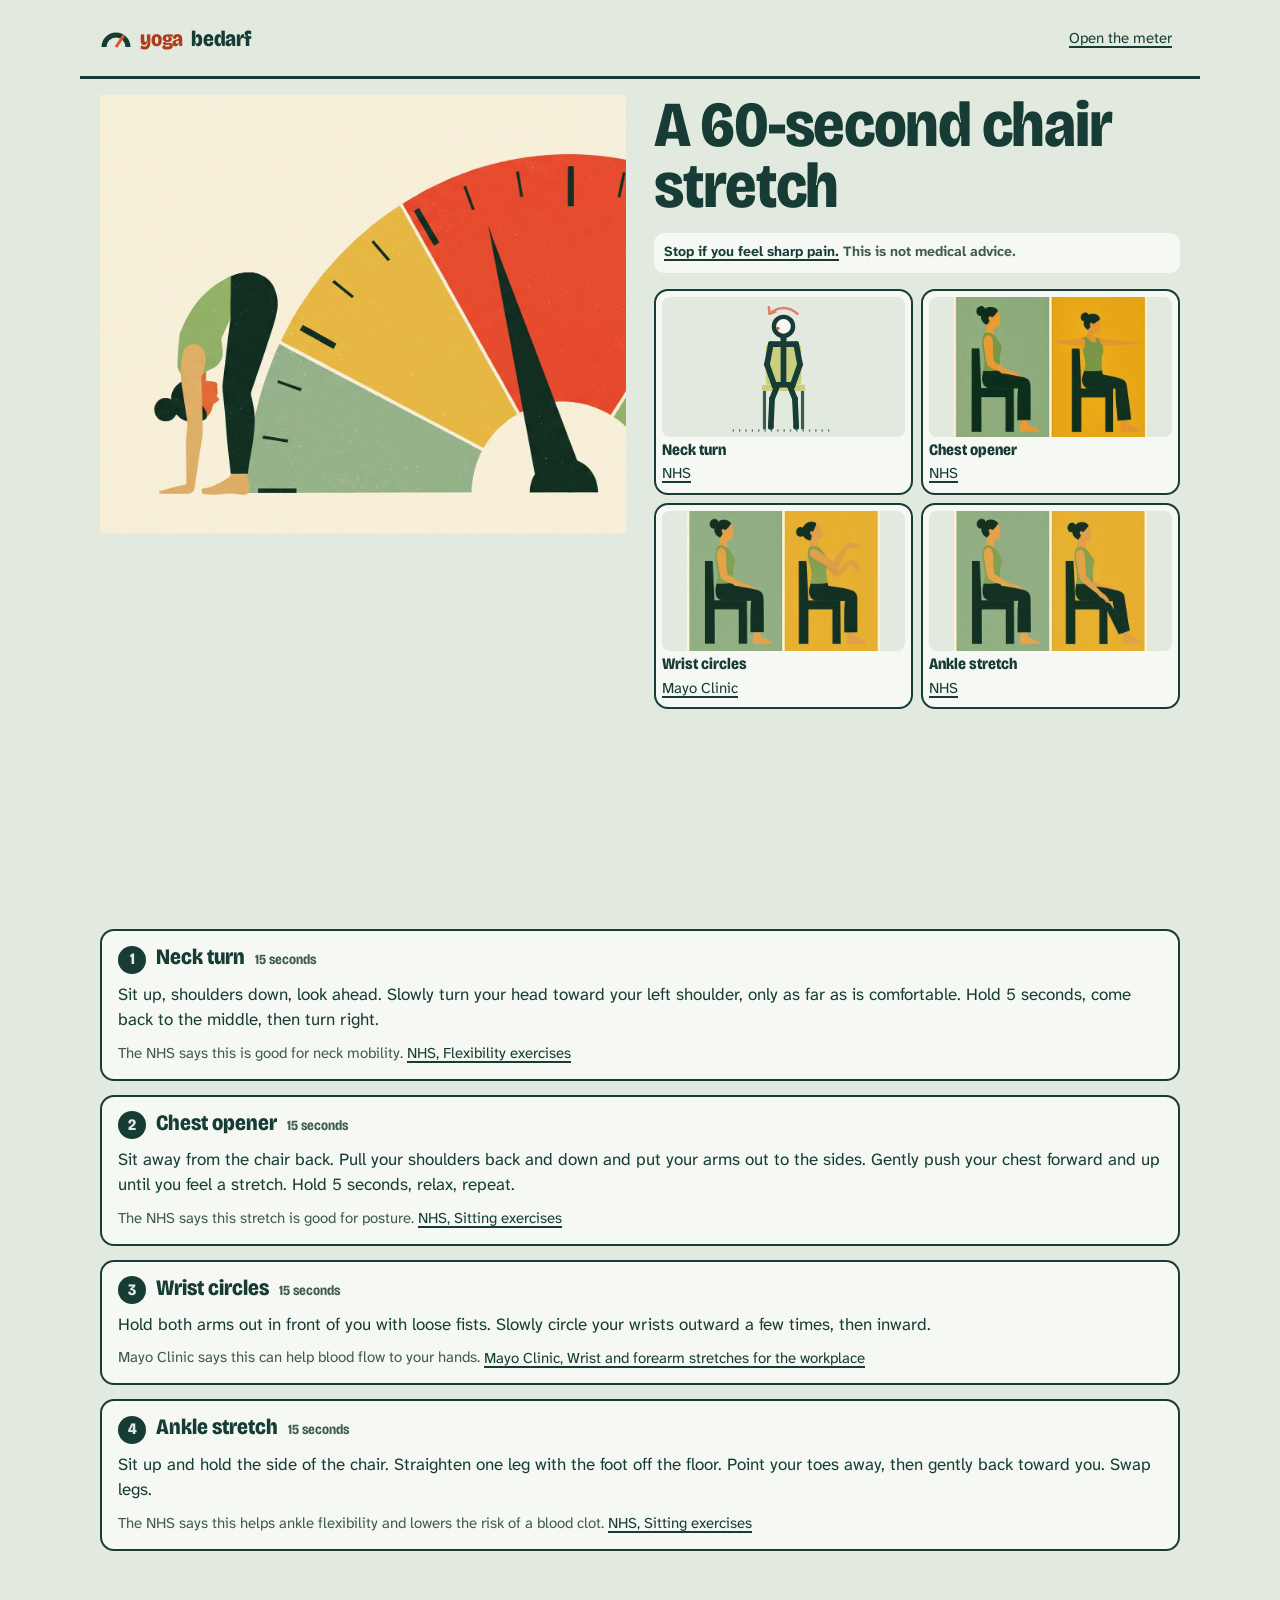
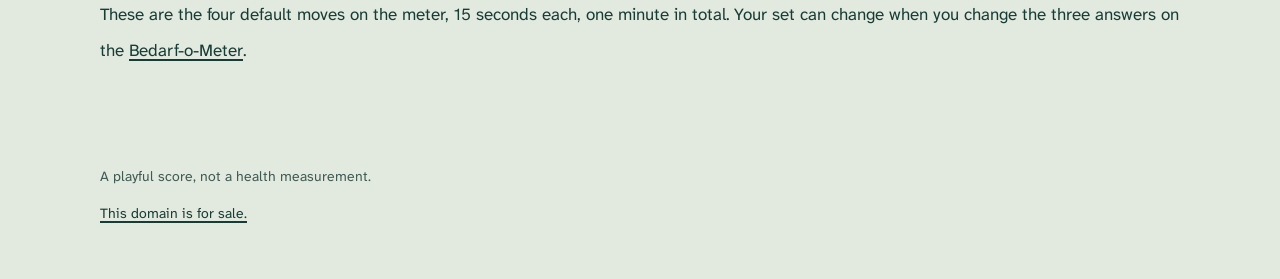
<file: docs/chair-stretch-60-seconds/index.html>
<!doctype html>
<html lang="en">
<head>
<meta charset="utf-8">
<meta name="viewport" content="width=device-width, initial-scale=1">
<link rel="canonical" href="https://yogabedarf.com/chair-stretch-60-seconds/">
<meta property="og:url" content="https://yogabedarf.com/chair-stretch-60-seconds/">
<title>A 60-second chair stretch | yogabedarf</title>
<meta name="description" content="A gentle 60-second stretch you can do in a chair. Four moves from the NHS and Mayo Clinic. Stop if you feel sharp pain.">
<meta property="og:title" content="A 60-second chair stretch">
<meta property="og:description" content="Four gentle moves, 15 seconds each, from the NHS and Mayo Clinic.">
<meta property="og:image" content="https://yogabedarf.com/og.jpg">
<meta property="og:image:width" content="1200">
<meta property="og:image:height" content="630">
<meta property="og:type" content="website">
<script type="application/ld+json">{"@context":"https://schema.org","@type":"WebPage","name":"A 60-second chair stretch","url":"https://yogabedarf.com/chair-stretch-60-seconds/","description":"This is a gentle 60-second stretch you can do in a chair. Four moves, 15 seconds each: Neck turn, Chest opener, Wrist circles and Ankle stretch. They come from the NHS and Mayo Clinic, named on each move. Stop if you feel sharp pain. This is not medical advice.","isPartOf":{"@type":"WebSite","name":"yogabedarf","url":"https://yogabedarf.com/"}}</script>
<link rel="stylesheet" href="../style.css">
<link rel="icon" href="data:image/svg+xml,%3Csvg xmlns='http://www.w3.org/2000/svg' viewBox='0 0 32 32'%3E%3Cpath d='M4 24a12 12 0 0 1 24 0' fill='none' stroke='%23173c36' stroke-width='5'/%3E%3Cline x1='16' y1='24' x2='24' y2='12' stroke='%23e2512e' stroke-width='3'/%3E%3C/svg%3E">
</head>
<body class="chair-page">
<header class="top">
  <a class="brand" href="../"><svg class="brand-mark" viewBox="0 0 32 32" width="32" height="32" aria-hidden="true"><path d="M4 24a12 12 0 0 1 24 0" fill="none" stroke="#173c36" stroke-width="5"/><line x1="16" y1="24" x2="24" y2="12" stroke="#e2512e" stroke-width="3"/></svg><span>yoga</span>bedarf</a>
  <a class="toplink" href="../">Open the meter</a>
</header>
<main class="chair">
  <p class="chair-hero">
    <img class="hero-shot intro-art" src="../img/hero-phone.webp" srcset="../img/hero-phone.webp 876w, ../img/hero-phone-1314.webp 1314w" sizes="100vw" width="876" height="730" alt="A person in a standing forward fold beside a huge meter dial whose needle points into the red zone, in sage, mustard and red on cream." fetchpriority="high" decoding="async">
  </p>
  <h1>A 60-second chair stretch</h1>
  <p class="safe" id="ch-safe"><a href="https://www.mayoclinic.org/healthy-lifestyle/adult-health/multimedia/forearm-stretches/vid-20084698">Stop if you feel sharp pain.</a> This is not medical advice.</p>
  <ul class="chair-stills">
    <li>
      <img src="../img/pose-neck-turn.svg" width="200" height="220" alt="A seated stick figure turning the head to one side, with a turn arrow.">
      <h2>Neck turn</h2>
      <p class="why"><a href="https://www.nhs.uk/live-well/exercise/flexibility-exercises/">NHS</a></p>
    </li>
    <li>
      <img src="../img/pose-chest-512.webp" srcset="../img/pose-chest-512.webp 512w, ../img/pose-chest-1024.webp 1024w" sizes="(max-width: 640px) 45vw, 220px" width="512" height="370" alt="A faceless figure sitting upright, then sitting away from the chair back with both arms out to the sides and the chest lifted.">
      <h2>Chest opener</h2>
      <p class="why"><a href="https://www.nhs.uk/live-well/exercise/sitting-exercises/">NHS</a></p>
    </li>
    <li>
      <img src="../img/pose-wrist-circles-512.webp" srcset="../img/pose-wrist-circles-512.webp 512w, ../img/pose-wrist-circles-1024.webp 1024w" sizes="(max-width: 640px) 45vw, 220px" width="512" height="370" alt="Seated figure in profile, then the same figure with both forearms held out in front and the wrists loose.">
      <h2>Wrist circles</h2>
      <p class="why"><a href="https://www.mayoclinic.org/healthy-lifestyle/adult-health/multimedia/forearm-stretches/vid-20084698">Mayo Clinic</a></p>
    </li>
    <li>
      <img src="../img/pose-ankle-512.webp" srcset="../img/pose-ankle-512.webp 512w, ../img/pose-ankle-1024.webp 1024w" sizes="(max-width: 640px) 45vw, 220px" width="512" height="370" alt="Seated figure in profile, then the same figure with one leg straightened out in front.">
      <h2>Ankle stretch</h2>
      <p class="why"><a href="https://www.nhs.uk/live-well/exercise/sitting-exercises/">NHS</a></p>
    </li>
  </ul>
  <ol class="chair-list" id="ch-list">
  <li id="c-neck-turn"><h2><span class="c-n">1</span> Neck turn <span class="c-sec">15 seconds</span></h2><p>Sit up, shoulders down, look ahead. Slowly turn your head toward your left shoulder, only as far as is comfortable. Hold 5 seconds, come back to the middle, then turn right.</p><p class="why">The NHS says this is good for neck mobility. <a href="https://www.nhs.uk/live-well/exercise/flexibility-exercises/">NHS, Flexibility exercises</a></p></li>
  <li id="c-chest"><h2><span class="c-n">2</span> Chest opener <span class="c-sec">15 seconds</span></h2><p>Sit away from the chair back. Pull your shoulders back and down and put your arms out to the sides. Gently push your chest forward and up until you feel a stretch. Hold 5 seconds, relax, repeat.</p><p class="why">The NHS says this stretch is good for posture. <a href="https://www.nhs.uk/live-well/exercise/sitting-exercises/">NHS, Sitting exercises</a></p></li>
  <li id="c-wrist-circles"><h2><span class="c-n">3</span> Wrist circles <span class="c-sec">15 seconds</span></h2><p>Hold both arms out in front of you with loose fists. Slowly circle your wrists outward a few times, then inward.</p><p class="why">Mayo Clinic says this can help blood flow to your hands. <a href="https://www.mayoclinic.org/healthy-lifestyle/adult-health/multimedia/forearm-stretches/vid-20084698">Mayo Clinic, Wrist and forearm stretches for the workplace</a></p></li>
  <li id="c-ankle"><h2><span class="c-n">4</span> Ankle stretch <span class="c-sec">15 seconds</span></h2><p>Sit up and hold the side of the chair. Straighten one leg with the foot off the floor. Point your toes away, then gently back toward you. Swap legs.</p><p class="why">The NHS says this helps ankle flexibility and lowers the risk of a blood clot. <a href="https://www.nhs.uk/live-well/exercise/sitting-exercises/">NHS, Sitting exercises</a></p></li>
  </ol>
  <p>These are the four default moves on the meter, 15 seconds each, one minute in total. Your set can change when you change the three answers on the <a class="meter-link" href="../">Bedarf-o-Meter</a>.</p>
</main>
<footer class="foot">
  <p>A playful score, not a health measurement.</p>
  <p><a href="https://www.afternic.com/domain/yogabedarf.com">This domain is for sale.</a></p>
</footer>
</body>
</html>
</file>
<file: docs/style.css>
@font-face { font-family: "Bricolage Grotesque"; src: url(fonts/bricolage.woff2) format("woff2"); font-weight: 500 800; font-display: swap; }
@font-face { font-family: "Atkinson Hyperlegible Next"; src: url(fonts/atkinson.woff2) format("woff2"); font-weight: 200 800; font-display: swap; }

:root {
  --paper: #e2eadf; --paper2: #d3dfcf; --card: #f6f9f3; --ink: #173c36; --ink2: #3f5a53; --red: #e2512e; --redtext: #b23a1c; --mus: #e7b43c; --sage: #8db596; --pea: #c9cf7d;
  --display: "Bricolage Grotesque", "Arial Narrow", sans-serif; --body: "Atkinson Hyperlegible Next", Verdana, sans-serif;
}
* { box-sizing: border-box; }
[hidden] { display: none !important; }
html { -webkit-text-size-adjust: 100%; }
body { margin: 0; background: var(--paper); color: var(--ink); font: 400 17px/1.5 var(--body); }
a { color: var(--ink); text-decoration-thickness: 1.5px; text-underline-offset: 3px; }
a:hover { color: var(--redtext); }
:focus-visible { outline: 3px solid var(--red); outline-offset: 3px; }
.sr-only { position: absolute; width: 1px; height: 1px; overflow: hidden; clip: rect(0 0 0 0); white-space: nowrap; }

.top { display: flex; justify-content: space-between; align-items: center; max-width: 1120px; margin: 0 auto; padding: 14px 20px; border-bottom: 3px solid var(--ink); }
.brand { font: 800 22px/1.2 var(--display); text-decoration: none; letter-spacing: -0.01em; }
.brand span { color: var(--redtext); }
.toplink { font-size: 15px; }

.app { max-width: 1120px; margin: 0 auto; padding: 18px 20px 36px; display: grid; gap: 16px; }
h1 { font: 800 clamp(40px, 11vw, 84px)/0.95 var(--display); margin: 0; letter-spacing: -0.02em; }
.gloss { margin: 10px 0 0; font-size: 17px; max-width: 34em; }
.gloss b { background: var(--mus); padding: 0 4px; }
.friend { margin: 10px 0 0; background: var(--ink); color: var(--paper); padding: 9px 12px; border-radius: 6px; font-weight: 700; font-size: 15px; display: inline-block; }

.setup { display: grid; gap: 18px; }
.meter { position: relative; background: var(--card); border: 3px solid var(--ink); border-radius: 18px; padding: 14px 16px 16px; text-align: center; }
.gauge { width: 100%; max-width: 280px; display: block; margin: 0 auto; overflow: visible; }
.gauge path { fill: none; stroke-width: 22; }
.gauge .z1 { stroke: var(--sage); } .gauge .z2 { stroke: var(--pea); } .gauge .z3 { stroke: var(--mus); } .gauge .z4 { stroke: var(--red); }
.gauge .ticks line { stroke: var(--ink); stroke-width: 2.5; }
.needle { transform-origin: 120px 124px; transform: rotate(calc(-90deg + var(--v) * 1.8deg)); transition: transform 0.6s cubic-bezier(0.2, 0.8, 0.2, 1); }
.needle line { stroke: var(--ink); stroke-width: 6; stroke-linecap: round; }
.needle circle { fill: var(--ink); }
.score { margin: -6px 0 0; font: 800 64px/1 var(--display); font-variant-numeric: tabular-nums; }
.score small { font-size: 0.5em; margin-left: 2px; }
.band { margin: 4px 0 0; font-weight: 800; font-size: 19px; }
.meter[data-band="high"] .band, .meter[data-band="max"] .band { color: var(--redtext); }
.bandline { margin: 2px 0 0; color: var(--ink2); font-size: 15px; }

.qs { display: grid; gap: 14px; }
.q { border: 0; margin: 0; padding: 0; min-width: 0; }
.q legend { font: 700 18px/1.2 var(--display); padding: 0; margin-bottom: 8px; }
.chips { display: flex; flex-wrap: wrap; gap: 8px; }
.chip { position: relative; }
.chip input { position: absolute; opacity: 0; inset: 0; margin: 0; cursor: pointer; }
.chip span { display: inline-flex; align-items: center; min-height: 44px; padding: 8px 15px; border: 2px solid var(--ink); border-radius: 999px; font-weight: 700; font-size: 15px; background: var(--card); }
.chip input:checked + span { background: var(--ink); color: var(--paper); }
.chip input:focus-visible + span { outline: 3px solid var(--red); outline-offset: 2px; }
.chip:hover span { background: var(--paper2); }
.chip:hover input:checked + span { background: var(--ink); }
.plan { margin: 2px 0 0; font-size: 16px; }
.plan span { font-weight: 700; }
.safe { margin: 0; font-size: 14px; color: var(--ink2); }

.btn { font: 700 16px/1 var(--body); min-height: 48px; padding: 14px 20px; border-radius: 999px; border: 2px solid var(--ink); background: transparent; color: var(--ink); cursor: pointer; }
.btn:hover { background: var(--paper2); }
.btn.go { background: #b5381b; border-color: var(--ink); color: #fff; font-size: 18px; }
.btn.go:hover { background: #9c2f15; }
.btn.go:active { transform: translateY(1px); }
.btn.ghost { border-color: transparent; text-decoration: underline; text-underline-offset: 3px; padding-left: 8px; padding-right: 8px; }
.qs .btn.go { width: 100%; }

.session { display: grid; gap: 14px; }
.stage { background: var(--card); border: 3px solid var(--ink); border-radius: 18px; display: grid; place-items: center; padding: 8px; min-height: 280px; }
.fig { width: 100%; height: auto; display: block; }
.fig.big { max-width: 300px; max-height: 46vh; }
.fig line { stroke-linecap: round; }
.fig .body line, .fig .neck { stroke: var(--ink); stroke-width: 9; }
.fig .head { fill: var(--paper); stroke: var(--ink); stroke-width: 7; }
.fig .nose { fill: var(--red); }
.fig .chair rect { fill: var(--pea); }
.fig .chair line { stroke: var(--ink2); stroke-width: 5; }
.fig .floor { stroke: var(--ink2); stroke-width: 3; stroke-dasharray: 2 8; }
.pair { display: grid; grid-template-columns: 1fr 1fr; gap: 6px; width: 100%; }
.stage.is-still .pair { max-width: 380px; }
.stillnote { margin: 0; font-size: 14px; color: var(--ink2); }
.count { margin: 0; font-weight: 700; color: var(--redtext); }
.mname { font: 800 36px/1.05 var(--display); margin: 2px 0 6px; }
.mname:focus { outline: none; }
.cue { margin: 0 0 6px; font-size: 18px; max-width: 32em; }
.why { margin: 0; font-size: 14px; color: var(--ink2); }
.clock { display: flex; align-items: baseline; gap: 8px; margin: 10px 0 6px; }
.secs { font: 800 72px/1 var(--display); font-variant-numeric: tabular-nums; min-width: 1.3ch; }
.unit { font-weight: 700; }
.bar { height: 10px; border: 2px solid var(--ink); border-radius: 99px; overflow: hidden; background: var(--card); }
.bar i { display: block; height: 100%; width: 0; background: var(--red); }
.ctrls { display: flex; flex-wrap: wrap; gap: 8px; margin: 14px 0 10px; }

.done { display: grid; gap: 6px; max-width: 640px; }
.done h2 { font: 800 clamp(38px, 9vw, 64px)/1 var(--display); margin: 0; }
.done h2:focus { outline: none; }
.was { font-size: 19px; margin: 6px 0 0; }
.was b { font: 800 26px var(--display); color: var(--redtext); }
.dplan { margin: 0; }
.msg { margin: 0; font-size: 15px; overflow-wrap: anywhere; }

.moves, .about { max-width: 1120px; margin: 0 auto; padding: 28px 20px 8px; border-top: 3px solid var(--ink); }
.moves h2, .about h2 { font: 800 34px/1.05 var(--display); margin: 0 0 8px; }
.mlede, .about p { max-width: 38em; }
.mlist { list-style: none; padding: 0; margin: 16px 0 0; display: grid; gap: 14px; }
.mlist li { display: grid; grid-template-columns: 150px 1fr; gap: 14px; align-items: start; background: var(--card); border: 2px solid var(--ink); border-radius: 14px; padding: 12px; }
.mlist h3 { font: 800 21px/1.1 var(--display); margin: 2px 0 4px; }
.mlist p { margin: 0 0 6px; font-size: 16px; }
.mlist .fig .body line, .mlist .fig .neck { stroke-width: 10; }
.foot { max-width: 1120px; margin: 0 auto; padding: 20px 20px 40px; font-size: 14px; color: var(--ink2); }
.gloss, .bandline, .cue, .mlede, .about p, .mlist p, .was, .safe { text-wrap: pretty; }

@media (max-width: 520px) {
  .mlist li { grid-template-columns: 110px 1fr; }
  .meter { padding: 10px 12px 12px; }
  .gauge { max-width: 200px; }
  .score { font-size: 48px; }
}
@media (min-width: 900px) {
  .app { grid-template-columns: 1fr 1fr; column-gap: 48px; align-items: start; padding-top: 28px; }
  .intro { grid-column: 1 / -1; }
  .setup { grid-column: 1 / -1; grid-template-columns: 380px 1fr; gap: 48px; align-items: start; }
  .session { grid-column: 1 / -1; grid-template-columns: minmax(0, 1fr) minmax(0, 1fr); gap: 40px; align-items: start; }
  .stage { min-height: 460px; }
  .fig.big { max-width: 400px; max-height: 60vh; }
  .done { grid-column: 1 / -1; }
  .mlist { grid-template-columns: 1fr 1fr; }
}
@media (prefers-reduced-motion: reduce) {
  .needle { transition: none; }
  .btn.go:active { transform: none; }
}

.done { max-width: none; }
.done-meter .meter { }
.done-meter .needle { transition: none; }
.stage.is-still .pair { max-width: 520px; }
@media (max-width: 899px) {
  body[data-view="session"] .intro { display: none; }
  .stage { min-height: 0; }
  .fig.big { max-height: 32vh; max-height: 32svh; }
  .session .mname { font-size: 30px; }
  .session .cue { font-size: 17px; }
  .session .secs { font-size: 56px; }
  .done-meter { max-width: 320px; }
}
@media (max-width: 520px) {
  .setup .meter { display: grid; grid-template-columns: 150px 1fr; align-items: center; column-gap: 12px; text-align: left; }
  .setup .meter .gauge { grid-row: 1 / span 3; max-width: 150px; }
  .setup .meter .score { margin: 0; font-size: 46px; }
  .setup .meter .band { margin: 0; font-size: 17px; }
  .setup .meter .bandline { grid-column: 1 / -1; margin-top: 6px; font-size: 14px; }
  h1 { font-size: 44px; }
  .gloss { font-size: 16px; }
  .mlist li { grid-template-columns: 1fr; }
  .mlist .pair { max-width: 240px; }
}
@media (min-width: 900px) {
  .done { grid-template-columns: 340px 1fr; gap: 48px; align-items: start; }
}
.why a, .about a, .foot a, .toplink, .brand { display: inline-block; min-height: 24px; padding-top: 1px; }
.sharepre { margin: 14px 0 4px; padding: 12px 16px; background: var(--card); border: 2px dashed var(--ink); border-radius: 12px; font-weight: 700; max-width: 34em; }

/* === generated art === */
.intro { position: relative; overflow: hidden; background: #f6f9f3; margin-inline: -20px; padding: 0 20px; display: flex; flex-direction: column; }
.intro picture { display: block; order: 2; width: calc(100% + 40px); margin-inline: -20px; line-height: 0; }
.intro-art { display: block; width: 100%; height: auto; aspect-ratio: 876 / 730; object-fit: contain; object-position: center; }
.intro-copy { position: relative; z-index: 1; max-width: 36rem; padding: 12px 0 8px; order: 1; }
.stretch-row { display: grid; grid-template-columns: repeat(5, minmax(0, 1fr)); gap: 8px; list-style: none; margin: 0 0 20px; padding: 0; }
.stretch-row img { display: block; width: 100%; height: auto; background: var(--card); border-radius: 8px; }
@media (min-width: 900px) {
  .intro { display: block; min-height: 340px; }
  .intro picture { position: absolute; inset: 0; width: 100%; height: 100%; margin: 0; }
  .intro-art { width: 100%; height: 100%; object-fit: cover; object-position: right center; aspect-ratio: auto; }
  .intro-copy { max-width: 28rem; padding: 28px 0 40px; }
}
@media (max-width: 520px) {
  .stretch-row { gap: 4px; }
}


/* Phone: title beside the art-directed crop so the start button can sit in the first screen. */
@media (max-width: 899px) {
  .app { padding-top: 8px; gap: 10px; }
  .intro {
    display: grid;
    grid-template-columns: minmax(0, 1.25fr) minmax(136px, 1fr);
    align-items: center;
    column-gap: 10px;
    margin-inline: -20px;
    padding: 2px 12px 4px 20px;
  }
  .intro picture { order: 2; width: 100%; margin: 0; }
  .intro-art { width: 100%; height: auto; aspect-ratio: 876 / 730; object-fit: contain; object-position: center bottom; }
  .intro-copy { order: 1; padding: 4px 0; max-width: none; }
  h1 { font-size: clamp(26px, 7.2vw, 36px); }
  .gloss { margin-top: 4px; font-size: 14px; line-height: 1.35; }
  .setup { gap: 10px; }
  .qs { gap: 8px; }
  .plan { font-size: 15px; }
}
/* Short phones (SE, mini, short Android): pin Start so it stays in the first screen. */
@media (max-width: 899px) and (max-height: 800px) {
  .qs { padding-bottom: 76px; }
  .qs .btn.go {
    position: fixed;
    left: 16px;
    right: 16px;
    bottom: max(12px, env(safe-area-inset-bottom));
    z-index: 8;
    width: auto;
    box-shadow: 0 -18px 20px 8px var(--paper), 0 6px 22px rgba(23, 60, 54, 0.25);
  }
}

.pair.art { display: block; }
.pair.art img { display: block; width: 100%; height: auto; aspect-ratio: 1024 / 740; border-radius: 8px; background: var(--card); }

/* Moves: four shown, the other twelve behind one button (button hidden without JS, so all sixteen show) */
.more-wrap { margin: 14px 0 0; }
html:not(.js) .more-wrap { display: none; }
.js #rest:not(.open) { display: none; }
#rest.open { margin-top: 14px; }
.srchead { margin-bottom: 4px !important; }
.srcs { list-style: none; margin: 0; padding: 0; display: flex; flex-wrap: wrap; gap: 4px 16px; font-size: 15px; max-width: 52em; }
.srcs a { display: inline-block; padding: 6px 0; }

/* Phone: the art is the hero. It runs full width and 340px tall (0.40 of the 390x844 first screen) and the title sits on its empty cream corner. */
@media (max-width: 599px) {
  .intro { display: block; position: relative; padding: 0; margin-inline: -20px; }
  .intro picture { display: block; width: 100%; margin: 0; }
  .intro-art { width: 100%; height: 340px; aspect-ratio: auto; object-fit: cover; object-position: 0 50%; }
  .intro-copy { position: absolute; top: 10px; left: 20px; width: 52%; padding: 0; }
}
@media (max-width: 599px) {
  .app { padding-top: 0; gap: 8px; }
  .setup { gap: 8px; }
  .setup .meter { padding: 6px 12px; column-gap: 12px; grid-template-columns: 120px 1fr; }
  .setup .meter .gauge { max-width: 120px; grid-row: 1 / span 3; }
  .setup .meter .bandline { grid-column: 2; margin-top: 0; }
  .setup .meter .score { font-size: 40px; }
  .setup .meter .band { font-size: 16px; }
  .qs { gap: 6px; }
  .q legend { margin-bottom: 4px; font-size: 17px; }
  .chips { gap: 6px; }
  .chip span { padding: 6px 13px; }
  .plan { margin: 0; }
}
@media (max-width: 599px) {
  .top { padding-top: 6px; padding-bottom: 6px; }
  .setup .meter { grid-template-columns: 104px 1fr; padding: 4px 12px; }
  .setup .meter .gauge { max-width: 104px; }
  .app { gap: 6px; }
  .setup { gap: 6px; }
  .qs { gap: 4px; }
  .chips { gap: 4px 6px; }
  .q legend { margin-bottom: 2px; }
  .plan { font-size: 14px; line-height: 1.3; }
}
@media (max-width: 599px) {
  .intro-art { height: 340px; }
  .setup .meter { padding: 2px 12px; }
  .setup .meter .score { font-size: 36px; }
  .q legend { font-size: 16px; line-height: 1.1; }
  .qs .btn.go { min-height: 46px; padding-top: 12px; padding-bottom: 12px; }
}

/* Chair stretch answer page (Compass SEO, 11/25). Does not change the home fold or hero. */
.chair { max-width: 720px; margin: 0 auto; padding: 16px 20px 40px; }
.chair h1 { font-size: clamp(36px, 8vw, 64px); margin: 0 0 12px; }
.chair .gloss { margin: 0 0 14px; font-size: 18px; max-width: 38em; }
.chair .safe { margin: 0 0 18px; padding: 10px 12px; background: var(--card); border-radius: 10px; font-weight: 700; }
.chair-list { list-style: none; margin: 0 0 18px; padding: 0; display: grid; gap: 14px; }
.chair-list li { background: var(--card); border: 2px solid var(--ink); border-radius: 14px; padding: 14px 16px; }
.chair-list h2 { font: 800 22px/1.15 var(--display); margin: 0 0 8px; }
.chair-list .c-n { display: inline-grid; place-items: center; width: 28px; height: 28px; margin-right: 6px; border-radius: 50%; background: var(--ink); color: var(--paper); font-size: 16px; }
.chair-list .c-sec { font-size: 14px; font-weight: 700; color: var(--ink2); margin-left: 6px; }
.chair-list p { margin: 0 0 8px; }
.chair-list .why { margin: 0; font-size: 15px; }

/* Mason, Dash order 11/27 11:15: chair-stretch fold, stills, and tap targets only. Does not change the meter, share card, or gauge. */
.chair-page .brand {
  display: inline-flex;
  align-items: center;
  gap: 8px;
  min-height: 48px;
  min-width: 48px;
  line-height: 1;
}
.chair-page .brand-mark { display: block; width: 32px; height: 32px; flex: none; }
.chair-page .toplink {
  display: inline-flex;
  align-items: center;
  min-height: 48px;
  min-width: 48px;
  padding: 0 8px;
  box-sizing: border-box;
}
.chair-hero {
  margin: 0 -20px 8px;
  width: calc(100% + 40px);
}
.chair-hero img {
  display: block;
  width: 100%;
  height: auto;
}
.chair-stills {
  list-style: none;
  margin: 0 0 12px;
  padding: 0;
  display: grid;
  grid-template-columns: 1fr 1fr;
  gap: 8px;
}
.chair-stills li {
  background: var(--card);
  border: 2px solid var(--ink);
  border-radius: 14px;
  padding: 6px 6px 8px;
}
.chair-stills img {
  display: block;
  width: 100%;
  height: 96px;
  object-fit: contain;
  border-radius: 8px;
  background: var(--paper);
}
.chair-page .chair h1 { margin: 0 0 8px; }
.chair-page .chair .safe { margin: 0 0 10px; padding: 8px 10px; }
@media (max-width: 899px) {
  .chair-hero img {
    width: 100%;
    height: 300px;
    object-fit: cover;
    object-position: center center;
  }
}
.chair-stills h2 { font: 800 16px/1.15 var(--display); margin: 4px 0 0; }
.chair-stills .why { margin: 2px 0 0; font-size: 15px; }
.chair-page .why a,
.chair-page .foot a {
  min-height: 24px;
  display: inline-flex;
  align-items: center;
}
.chair-page .meter-link {
  min-height: 48px;
  min-width: 48px;
  display: inline-flex;
  align-items: center;
}
@media (max-width: 899px) {
  /* Keep move how-tos below the 390×844 fold; stills stay in the first screen. */
  .chair-page .chair-list { margin-top: 4rem; }
}
@media (min-width: 900px) {
  /* Hero and the four stills share the 1280 fold; how-tos stay below. */
  .chair-page .chair {
    display: grid;
    grid-template-columns: 1fr 1fr;
    gap: 16px 28px;
    max-width: 1120px;
    align-items: start;
  }
  .chair-page .chair-hero {
    grid-column: 1;
    grid-row: 1 / 4;
    margin: 0;
    width: 100%;
  }
  .chair-page .chair h1 { grid-column: 2; grid-row: 1; margin-bottom: 0; }
  .chair-page .chair .safe { grid-column: 2; grid-row: 2; margin-bottom: 0; }
  .chair-page .chair-stills { grid-column: 2; grid-row: 3; }
  .chair-page .chair-hero img {
    width: 100%;
    height: auto;
    max-height: 520px;
    object-fit: contain;
    object-position: center top;
  }
  .chair-page .chair-stills img { height: 140px; }
  .chair-page .chair-list,
  .chair-page .chair > p:not(.chair-hero):not(.safe) { grid-column: 1 / -1; }
  .chair-page .chair-list { margin-top: 12rem; }
}

.chair-page .safe a {
  display: inline-block;
  min-height: 24px;
}
</file>
